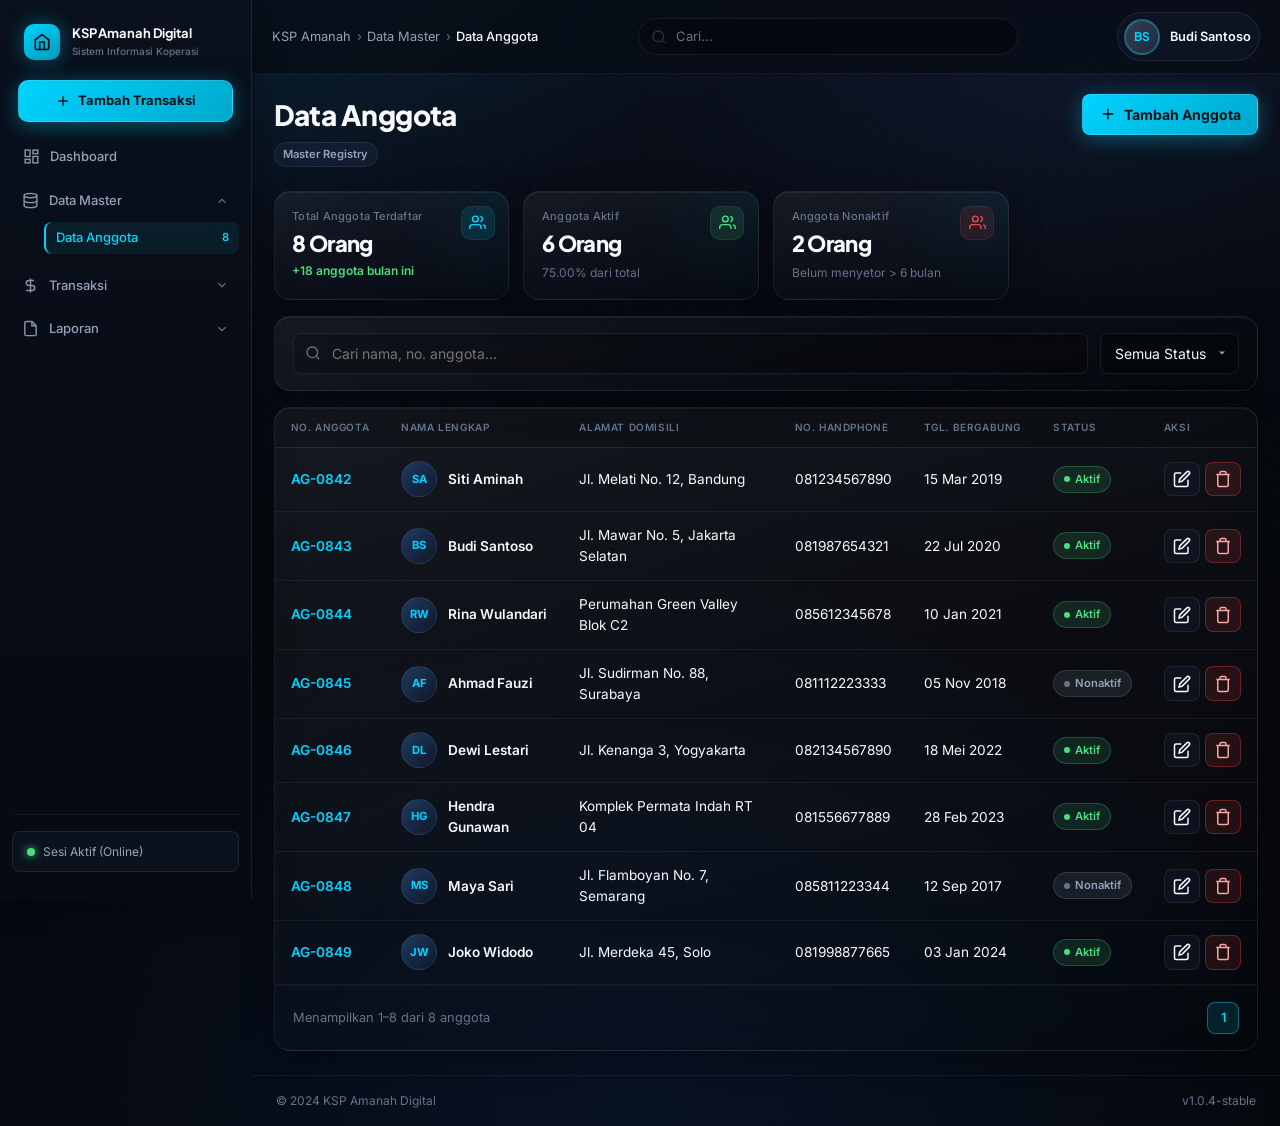
<file: anggota.html>
<!DOCTYPE html>
<html lang="id">
<head>
  <meta charset="UTF-8">
  <meta name="viewport" content="width=device-width, initial-scale=1.0">
  <title>Data Anggota — KSP Amanah Digital</title>
  <link rel="stylesheet" href="style.css">
</head>
<body data-page="anggota">
  <div class="app">
    <div class="sidebar-overlay" id="sidebarOverlay"></div>
    <aside class="sidebar" id="sidebar">
      <div class="sidebar__brand">
        <div class="sidebar__logo"><svg viewBox="0 0 24 24" fill="none" stroke="currentColor" stroke-width="2"><path d="M3 9l9-7 9 7v11a2 2 0 0 1-2 2H5a2 2 0 0 1-2-2z"/><polyline points="9 22 9 12 15 12 15 22"/></svg></div>
        <div><div class="sidebar__title">KSP Amanah Digital</div><div class="sidebar__subtitle">Sistem Informasi Koperasi</div></div>
      </div>
      <div class="sidebar__cta"><a href="simpanan.html" class="btn btn--primary btn--block"><svg viewBox="0 0 24 24" fill="none" stroke="currentColor" stroke-width="2"><path d="M12 5v14M5 12h14"/></svg>Tambah Transaksi</a></div>
      <nav class="nav">
        <a href="dashboard.html" class="nav__link" data-nav="dashboard"><svg viewBox="0 0 24 24" fill="none" stroke="currentColor" stroke-width="2"><rect x="3" y="3" width="7" height="9"/><rect x="14" y="3" width="7" height="5"/><rect x="14" y="12" width="7" height="9"/><rect x="3" y="16" width="7" height="5"/></svg>Dashboard</a>
        <div class="nav__group is-open">
          <button type="button" class="nav__group-toggle" aria-expanded="true"><svg viewBox="0 0 24 24" fill="none" stroke="currentColor" stroke-width="2"><ellipse cx="12" cy="5" rx="9" ry="3"/><path d="M21 12c0 1.66-4 3-9 3s-9-1.34-9-3"/><path d="M3 5v14c0 1.66 4 3 9 3s9-1.34 9-3V5"/></svg>Data Master<svg class="nav__chevron" viewBox="0 0 24 24" fill="none" stroke="currentColor" stroke-width="2"><polyline points="6 9 12 15 18 9"/></svg></button>
          <div class="nav__sub"><a href="anggota.html" class="nav__sublink" data-nav="anggota">Data Anggota <span class="nav__count" id="navAnggotaCount">—</span></a></div>
        </div>
        <div class="nav__group">
          <button type="button" class="nav__group-toggle" aria-expanded="false"><svg viewBox="0 0 24 24" fill="none" stroke="currentColor" stroke-width="2"><path d="M12 2v20M17 5H9.5a3.5 3.5 0 0 0 0 7h5a3.5 3.5 0 0 1 0 7H6"/></svg>Transaksi<svg class="nav__chevron" viewBox="0 0 24 24" fill="none" stroke="currentColor" stroke-width="2"><polyline points="6 9 12 15 18 9"/></svg></button>
          <div class="nav__sub"><a href="simpanan.html" class="nav__sublink" data-nav="simpanan">Simpanan</a><a href="pinjaman.html" class="nav__sublink" data-nav="pinjaman">Pinjaman</a></div>
        </div>
        <div class="nav__group">
          <button type="button" class="nav__group-toggle" aria-expanded="false"><svg viewBox="0 0 24 24" fill="none" stroke="currentColor" stroke-width="2"><path d="M14 2H6a2 2 0 0 0-2 2v16a2 2 0 0 0 2 2h12a2 2 0 0 0 2-2V8z"/><polyline points="14 2 14 8 20 8"/></svg>Laporan<svg class="nav__chevron" viewBox="0 0 24 24" fill="none" stroke="currentColor" stroke-width="2"><polyline points="6 9 12 15 18 9"/></svg></button>
          <div class="nav__sub"><a href="laporan.html" class="nav__sublink" data-nav="laporan">Rekap Bulanan</a></div>
        </div>
      </nav>
      <div class="sidebar__footer"><div class="session-card"><span class="session-card__dot"></span>Sesi Aktif (Online)</div></div>
    </aside>

    <div class="main-wrap">
      <header class="header">
        <button type="button" class="header__menu-btn no-print" id="menuToggle" aria-label="Menu"><svg viewBox="0 0 24 24" fill="none" stroke="currentColor" stroke-width="2"><line x1="3" y1="12" x2="21" y2="12"/><line x1="3" y1="6" x2="21" y2="6"/><line x1="3" y1="18" x2="21" y2="18"/></svg></button>
        <nav class="breadcrumb"><a href="dashboard.html">KSP Amanah</a><span class="breadcrumb__sep">›</span><a href="anggota.html">Data Master</a><span class="breadcrumb__sep">›</span><span class="breadcrumb__current">Data Anggota</span></nav>
        <div class="header__search no-print"><svg class="header__search-icon" viewBox="0 0 24 24" fill="none" stroke="currentColor" stroke-width="2"><circle cx="11" cy="11" r="8"/><line x1="21" y1="21" x2="16.65" y2="16.65"/></svg><input type="search" placeholder="Cari..."></div>
        <div class="header__actions no-print"><div class="user-chip"><div class="user-chip__avatar">BS</div><div class="user-chip__text"><div class="user-chip__name">Budi Santoso</div></div></div></div>
      </header>

      <main class="content">
        <div class="page-head">
          <div>
            <h1 class="page-head__title">Data Anggota</h1>
            <div class="page-head__meta"><span class="pill">Master Registry</span></div>
          </div>
          <div class="page-head__actions no-print">
            <a href="form-anggota.html" class="btn btn--primary"><svg viewBox="0 0 24 24" fill="none" stroke="currentColor" stroke-width="2"><path d="M12 5v14M5 12h14"/></svg>Tambah Anggota</a>
          </div>
        </div>

        <div class="kpi-grid" id="anggotaKpi" style="margin-bottom: 1rem;"></div>

        <div class="glass-panel filter-bar no-print">
          <div class="filter-bar__search">
            <svg viewBox="0 0 24 24" fill="none" stroke="currentColor" stroke-width="2"><circle cx="11" cy="11" r="8"/><line x1="21" y1="21" x2="16.65" y2="16.65"/></svg>
            <input type="search" id="anggotaSearch" placeholder="Cari nama, no. anggota...">
          </div>
          <div class="select-wrap">
            <select id="anggotaFilterStatus" aria-label="Filter status">
              <option value="">Semua Status</option>
              <option value="Aktif">Aktif</option>
              <option value="Nonaktif">Nonaktif</option>
            </select>
          </div>
        </div>

        <section class="glass-panel table-panel">
          <div class="table-scroll">
            <table class="data-table">
              <thead>
                <tr>
                  <th>No. Anggota</th>
                  <th>Nama Lengkap</th>
                  <th>Alamat Domisili</th>
                  <th>No. Handphone</th>
                  <th>Tgl. Bergabung</th>
                  <th>Status</th>
                  <th class="no-print">Aksi</th>
                </tr>
              </thead>
              <tbody id="anggotaTableBody"></tbody>
            </table>
          </div>
          <div class="pagination-bar no-print">
            <span id="anggotaPaginationInfo">—</span>
            <div class="pagination" id="anggotaPagination"></div>
          </div>
        </section>
      </main>
      <footer class="page-footer"><span>© 2024 KSP Amanah Digital</span><span>v1.0.4-stable</span></footer>
    </div>
  </div>

  <div class="modal-backdrop" id="confirmModal" role="dialog" aria-modal="true" aria-hidden="true">
    <div class="glass-panel modal">
      <h2 class="modal__title" id="confirmModalTitle">Konfirmasi Hapus</h2>
      <p class="modal__text" id="confirmModalText">Data anggota akan dihapus permanen dari sesi ini.</p>
      <div class="modal__actions">
        <button type="button" class="btn btn--ghost btn--sm" id="confirmModalCancel">Batal</button>
        <button type="button" class="btn btn--danger btn--sm" id="confirmModalOk">Ya, Hapus</button>
      </div>
    </div>
  </div>
  <div class="toast-container" id="toastContainer"></div>
  <script src="script.js"></script>
</body>
</html>
</file>
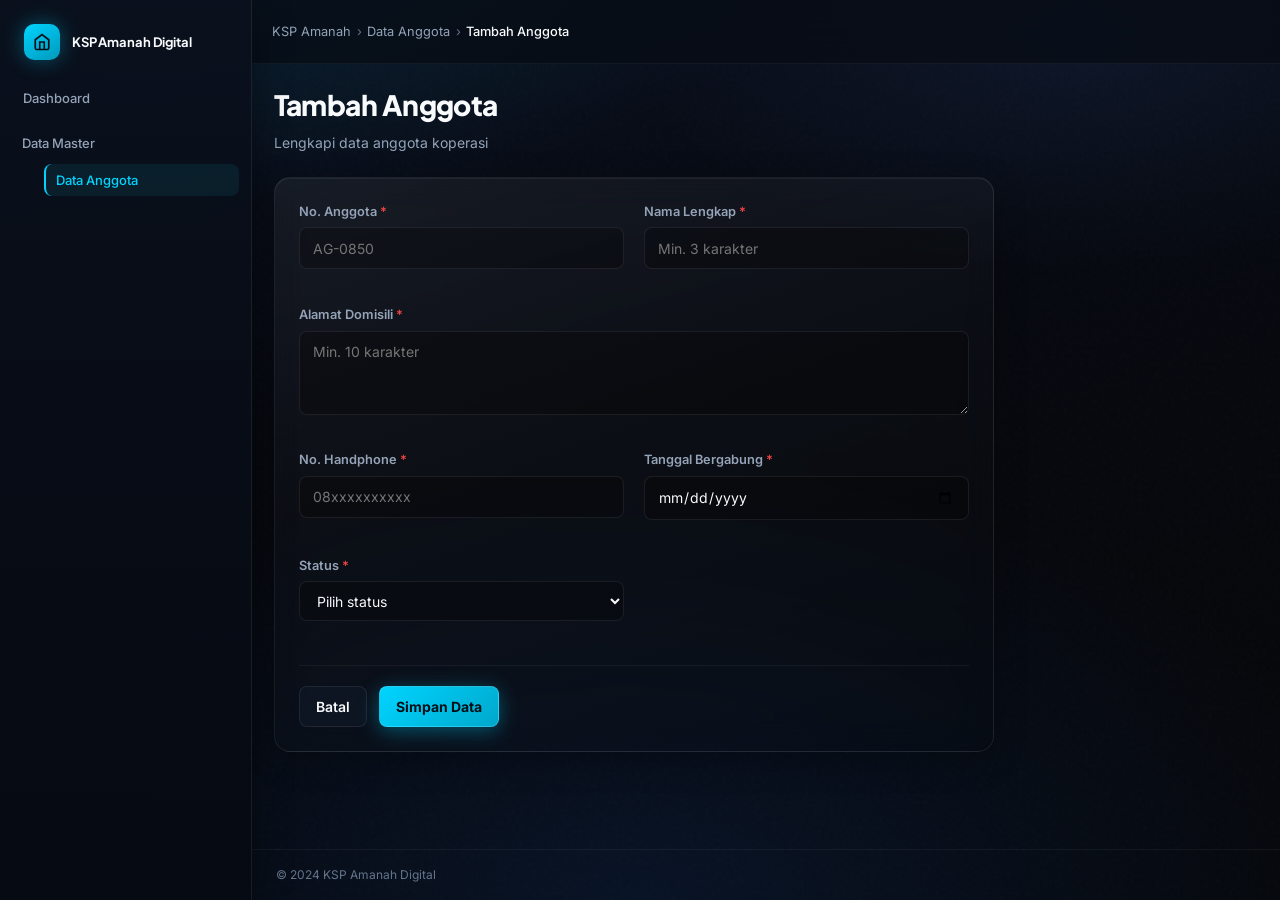
<file: form-anggota.html>
<!DOCTYPE html>
<html lang="id">
<head>
  <meta charset="UTF-8">
  <meta name="viewport" content="width=device-width, initial-scale=1.0">
  <title>Form Anggota — KSP Amanah Digital</title>
  <link rel="stylesheet" href="style.css">
</head>
<body data-page="anggota">
  <div class="app">
    <div class="sidebar-overlay" id="sidebarOverlay"></div>
    <aside class="sidebar" id="sidebar">
      <div class="sidebar__brand">
        <div class="sidebar__logo"><svg viewBox="0 0 24 24" fill="none" stroke="currentColor" stroke-width="2"><path d="M3 9l9-7 9 7v11a2 2 0 0 1-2 2H5a2 2 0 0 1-2-2z"/><polyline points="9 22 9 12 15 12 15 22"/></svg></div>
        <div><div class="sidebar__title">KSP Amanah Digital</div></div>
      </div>
      <nav class="nav">
        <a href="dashboard.html" class="nav__link" data-nav="dashboard">Dashboard</a>
        <div class="nav__group is-open">
          <button type="button" class="nav__group-toggle" aria-expanded="true">Data Master</button>
          <div class="nav__sub"><a href="anggota.html" class="nav__sublink is-active" data-nav="anggota">Data Anggota</a></div>
        </div>
      </nav>
    </aside>
    <div class="main-wrap">
      <header class="header">
        <button type="button" class="header__menu-btn" id="menuToggle" aria-label="Menu"><svg viewBox="0 0 24 24" fill="none" stroke="currentColor" stroke-width="2"><line x1="3" y1="12" x2="21" y2="12"/><line x1="3" y1="6" x2="21" y2="6"/><line x1="3" y1="18" x2="21" y2="18"/></svg></button>
        <nav class="breadcrumb"><a href="dashboard.html">KSP Amanah</a><span class="breadcrumb__sep">›</span><a href="anggota.html">Data Anggota</a><span class="breadcrumb__sep">›</span><span class="breadcrumb__current" id="formBreadcrumb">Tambah Anggota</span></nav>
      </header>
      <main class="content">
        <div class="page-head">
          <div>
            <h1 class="page-head__title" id="formPageTitle">Tambah Anggota</h1>
            <div class="page-head__meta">Lengkapi data anggota koperasi</div>
          </div>
        </div>
        <section class="glass-panel form-panel">
          <form id="formAnggota" novalidate>
            <input type="hidden" id="anggotaId" name="id">
            <div class="form-grid">
              <div class="form-group">
                <label class="form-label" for="no_anggota">No. Anggota <span>*</span></label>
                <input class="form-input" type="text" id="no_anggota" name="no_anggota" placeholder="AG-0850" required>
                <span class="form-error" data-error="no_anggota"></span>
              </div>
              <div class="form-group">
                <label class="form-label" for="nama">Nama Lengkap <span>*</span></label>
                <input class="form-input" type="text" id="nama" name="nama" placeholder="Min. 3 karakter" required>
                <span class="form-error" data-error="nama"></span>
              </div>
              <div class="form-group form-group--full">
                <label class="form-label" for="alamat">Alamat Domisili <span>*</span></label>
                <textarea class="form-textarea" id="alamat" name="alamat" rows="3" placeholder="Min. 10 karakter" required></textarea>
                <span class="form-error" data-error="alamat"></span>
              </div>
              <div class="form-group">
                <label class="form-label" for="no_hp">No. Handphone <span>*</span></label>
                <input class="form-input" type="tel" id="no_hp" name="no_hp" placeholder="08xxxxxxxxxx" required>
                <span class="form-error" data-error="no_hp"></span>
              </div>
              <div class="form-group">
                <label class="form-label" for="tgl_gabung">Tanggal Bergabung <span>*</span></label>
                <input class="form-input" type="date" id="tgl_gabung" name="tgl_gabung" required>
                <span class="form-error" data-error="tgl_gabung"></span>
              </div>
              <div class="form-group">
                <label class="form-label" for="status">Status <span>*</span></label>
                <select class="form-select" id="status" name="status" required>
                  <option value="">Pilih status</option>
                  <option value="Aktif">Aktif</option>
                  <option value="Nonaktif">Nonaktif</option>
                </select>
                <span class="form-error" data-error="status"></span>
              </div>
            </div>
            <div class="form-actions">
              <a href="anggota.html" class="btn btn--ghost">Batal</a>
              <button type="submit" class="btn btn--primary">Simpan Data</button>
            </div>
          </form>
        </section>
      </main>
      <footer class="page-footer"><span>© 2024 KSP Amanah Digital</span></footer>
    </div>
  </div>
  <div class="toast-container" id="toastContainer"></div>
  <script src="script.js"></script>
</body>
</html>
</file>
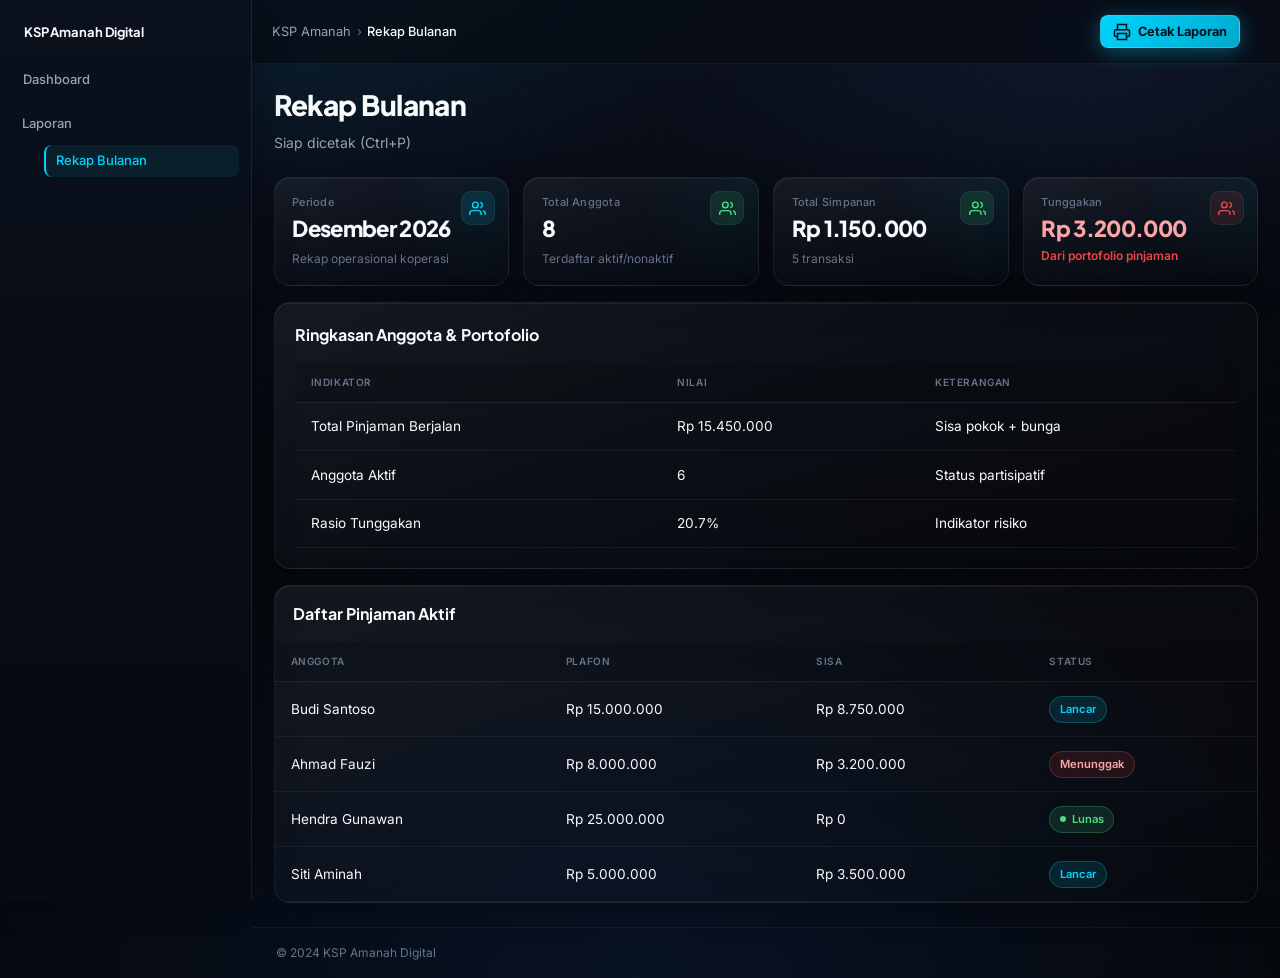
<file: laporan.html>
<!DOCTYPE html>
<html lang="id">
<head>
  <meta charset="UTF-8">
  <meta name="viewport" content="width=device-width, initial-scale=1.0">
  <title>Rekap Bulanan — KSP Amanah Digital</title>
  <link rel="stylesheet" href="style.css">
</head>
<body data-page="laporan">
  <div class="app">
    <div class="sidebar-overlay" id="sidebarOverlay"></div>
    <aside class="sidebar" id="sidebar">
      <div class="sidebar__brand"><div class="sidebar__title">KSP Amanah Digital</div></div>
      <nav class="nav">
        <a href="dashboard.html" class="nav__link" data-nav="dashboard">Dashboard</a>
        <div class="nav__group is-open">
          <button type="button" class="nav__group-toggle" aria-expanded="true">Laporan</button>
          <div class="nav__sub"><a href="laporan.html" class="nav__sublink" data-nav="laporan">Rekap Bulanan</a></div>
        </div>
      </nav>
    </aside>
    <div class="main-wrap">
      <header class="header">
        <button type="button" class="header__menu-btn no-print" id="menuToggle"><svg viewBox="0 0 24 24" fill="none" stroke="currentColor" stroke-width="2"><line x1="3" y1="12" x2="21" y2="12"/><line x1="3" y1="6" x2="21" y2="6"/><line x1="3" y1="18" x2="21" y2="18"/></svg></button>
        <nav class="breadcrumb"><a href="dashboard.html">KSP Amanah</a><span class="breadcrumb__sep">›</span><span class="breadcrumb__current">Rekap Bulanan</span></nav>
        <div class="header__actions no-print">
          <button type="button" class="btn btn--primary btn--sm" id="btnPrintLaporan">
            <svg viewBox="0 0 24 24" fill="none" stroke="currentColor" stroke-width="2"><polyline points="6 9 6 2 18 2 18 9"/><path d="M6 18H4a2 2 0 0 1-2-2v-5a2 2 0 0 1 2-2h16a2 2 0 0 1 2 2v5a2 2 0 0 1-2 2h-2"/><rect x="6" y="14" width="12" height="8"/></svg>
            Cetak Laporan
          </button>
        </div>
      </header>
      <main class="content" id="laporanContent">
        <div class="print-only" style="margin-bottom: 1rem;">
          <h1 style="font-family: var(--font-heading);">KSP Amanah Digital</h1>
          <p>Laporan Rekap Bulanan — <span id="laporanPeriodePrint"></span></p>
        </div>
        <div class="page-head no-print">
          <div><h1 class="page-head__title">Rekap Bulanan</h1><div class="page-head__meta">Siap dicetak (Ctrl+P)</div></div>
        </div>
        <div class="kpi-grid" id="laporanKpi"></div>
        <section class="glass-panel" style="padding: 1.25rem; margin-top: 1rem;">
          <h2 class="chart-panel__title" style="margin-bottom: 1rem;">Ringkasan Anggota &amp; Portofolio</h2>
          <table class="data-table" id="laporanSummaryTable">
            <thead><tr><th>Indikator</th><th>Nilai</th><th>Keterangan</th></tr></thead>
            <tbody></tbody>
          </table>
        </section>
        <section class="glass-panel table-panel" style="margin-top: 1rem;">
          <div class="chart-panel__head" style="padding: 1rem 1.15rem 0;"><h2 class="chart-panel__title">Daftar Pinjaman Aktif</h2></div>
          <div class="table-scroll">
            <table class="data-table">
              <thead><tr><th>Anggota</th><th>Plafon</th><th>Sisa</th><th>Status</th></tr></thead>
              <tbody id="laporanPinjamanBody"></tbody>
            </table>
          </div>
        </section>
      </main>
      <footer class="page-footer"><span>© 2024 KSP Amanah Digital</span></footer>
    </div>
  </div>
  <script src="script.js"></script>
</body>
</html>
</file>
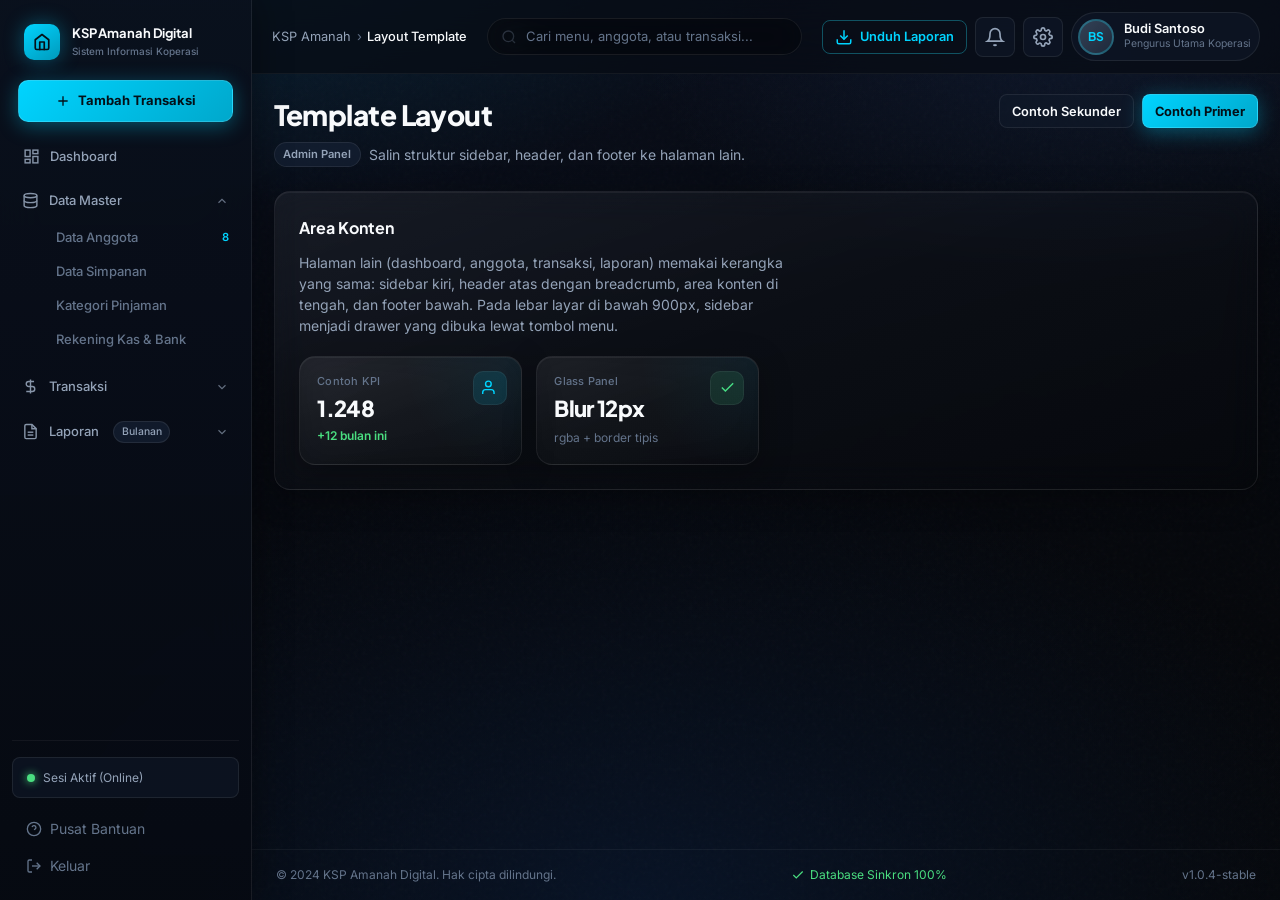
<file: layout.html>
<!DOCTYPE html>
<html lang="id">
<head>
  <meta charset="UTF-8">
  <meta name="viewport" content="width=device-width, initial-scale=1.0">
  <title>KSP Amanah Digital — Layout</title>
  <link rel="stylesheet" href="style.css">
</head>
<body>
  <div class="app">
    <div class="sidebar-overlay" id="sidebarOverlay" aria-hidden="true"></div>

    <aside class="sidebar" id="sidebar" aria-label="Navigasi utama">
      <div class="sidebar__brand">
        <div class="sidebar__logo" aria-hidden="true">
          <svg viewBox="0 0 24 24" fill="none" stroke="currentColor" stroke-width="2" stroke-linecap="round" stroke-linejoin="round">
            <path d="M3 9l9-7 9 7v11a2 2 0 0 1-2 2H5a2 2 0 0 1-2-2z"/>
            <polyline points="9 22 9 12 15 12 15 22"/>
          </svg>
        </div>
        <div>
          <div class="sidebar__title">KSP Amanah Digital</div>
          <div class="sidebar__subtitle">Sistem Informasi Koperasi</div>
        </div>
      </div>

      <div class="sidebar__cta">
        <a href="simpanan.html" class="btn btn--primary btn--block">
          <svg viewBox="0 0 24 24" fill="none" stroke="currentColor" stroke-width="2"><path d="M12 5v14M5 12h14"/></svg>
          Tambah Transaksi
        </a>
      </div>

      <nav class="nav" aria-label="Menu">
        <a href="dashboard.html" class="nav__link" data-nav="dashboard">
          <svg viewBox="0 0 24 24" fill="none" stroke="currentColor" stroke-width="2"><rect x="3" y="3" width="7" height="9"/><rect x="14" y="3" width="7" height="5"/><rect x="14" y="12" width="7" height="9"/><rect x="3" y="16" width="7" height="5"/></svg>
          Dashboard
        </a>

        <div class="nav__group is-open" data-nav-group="data-master">
          <button type="button" class="nav__group-toggle" aria-expanded="true">
            <svg viewBox="0 0 24 24" fill="none" stroke="currentColor" stroke-width="2"><ellipse cx="12" cy="5" rx="9" ry="3"/><path d="M21 12c0 1.66-4 3-9 3s-9-1.34-9-3"/><path d="M3 5v14c0 1.66 4 3 9 3s9-1.34 9-3V5"/></svg>
            Data Master
            <svg class="nav__chevron" viewBox="0 0 24 24" fill="none" stroke="currentColor" stroke-width="2"><polyline points="6 9 12 15 18 9"/></svg>
          </button>
          <div class="nav__sub">
            <a href="anggota.html" class="nav__sublink" data-nav="anggota">
              Data Anggota
              <span class="nav__count" id="navAnggotaCount">—</span>
            </a>
            <a href="#" class="nav__sublink">Data Simpanan</a>
            <a href="#" class="nav__sublink">Kategori Pinjaman</a>
            <a href="#" class="nav__sublink">Rekening Kas &amp; Bank</a>
          </div>
        </div>

        <div class="nav__group" data-nav-group="transaksi">
          <button type="button" class="nav__group-toggle" aria-expanded="false">
            <svg viewBox="0 0 24 24" fill="none" stroke="currentColor" stroke-width="2"><path d="M12 2v20M17 5H9.5a3.5 3.5 0 0 0 0 7h5a3.5 3.5 0 0 1 0 7H6"/></svg>
            Transaksi
            <svg class="nav__chevron" viewBox="0 0 24 24" fill="none" stroke="currentColor" stroke-width="2"><polyline points="6 9 12 15 18 9"/></svg>
          </button>
          <div class="nav__sub">
            <a href="simpanan.html" class="nav__sublink" data-nav="simpanan">Simpanan</a>
            <a href="pinjaman.html" class="nav__sublink" data-nav="pinjaman">Pinjaman</a>
          </div>
        </div>

        <div class="nav__group" data-nav-group="laporan">
          <button type="button" class="nav__group-toggle" aria-expanded="false">
            <svg viewBox="0 0 24 24" fill="none" stroke="currentColor" stroke-width="2"><path d="M14 2H6a2 2 0 0 0-2 2v16a2 2 0 0 0 2 2h12a2 2 0 0 0 2-2V8z"/><polyline points="14 2 14 8 20 8"/><line x1="16" y1="13" x2="8" y2="13"/><line x1="16" y1="17" x2="8" y2="17"/></svg>
            Laporan
            <span class="nav__badge">Bulanan</span>
            <svg class="nav__chevron" viewBox="0 0 24 24" fill="none" stroke="currentColor" stroke-width="2"><polyline points="6 9 12 15 18 9"/></svg>
          </button>
          <div class="nav__sub">
            <a href="laporan.html" class="nav__sublink" data-nav="laporan">Rekap Bulanan</a>
          </div>
        </div>
      </nav>

      <div class="sidebar__footer">
        <div class="session-card">
          <span class="session-card__dot" aria-hidden="true"></span>
          Sesi Aktif (Online)
        </div>
        <a href="#" class="sidebar__footer-link">
          <svg width="16" height="16" viewBox="0 0 24 24" fill="none" stroke="currentColor" stroke-width="2"><circle cx="12" cy="12" r="10"/><path d="M9.09 9a3 3 0 0 1 5.83 1c0 2-3 3-3 3"/><line x1="12" y1="17" x2="12.01" y2="17"/></svg>
          Pusat Bantuan
        </a>
        <a href="#" class="sidebar__footer-link sidebar__footer-link--danger">
          <svg width="16" height="16" viewBox="0 0 24 24" fill="none" stroke="currentColor" stroke-width="2"><path d="M9 21H5a2 2 0 0 1-2-2V5a2 2 0 0 1 2-2h4"/><polyline points="16 17 21 12 16 7"/><line x1="21" y1="12" x2="9" y2="12"/></svg>
          Keluar
        </a>
      </div>
    </aside>

    <div class="main-wrap">
      <header class="header">
        <button type="button" class="header__menu-btn no-print" id="menuToggle" aria-label="Buka menu">
          <svg viewBox="0 0 24 24" fill="none" stroke="currentColor" stroke-width="2"><line x1="3" y1="12" x2="21" y2="12"/><line x1="3" y1="6" x2="21" y2="6"/><line x1="3" y1="18" x2="21" y2="18"/></svg>
        </button>

        <nav class="breadcrumb" aria-label="Breadcrumb">
          <a href="dashboard.html">KSP Amanah</a>
          <span class="breadcrumb__sep">›</span>
          <span class="breadcrumb__current" id="breadcrumbCurrent">Layout Template</span>
        </nav>

        <div class="header__search no-print">
          <svg class="header__search-icon" viewBox="0 0 24 24" fill="none" stroke="currentColor" stroke-width="2"><circle cx="11" cy="11" r="8"/><line x1="21" y1="21" x2="16.65" y2="16.65"/></svg>
          <input type="search" placeholder="Cari menu, anggota, atau transaksi..." aria-label="Pencarian global">
        </div>

        <div class="header__actions no-print">
          <button type="button" class="btn btn--outline btn--sm" id="btnUnduhLaporan">
            <svg viewBox="0 0 24 24" fill="none" stroke="currentColor" stroke-width="2"><path d="M21 15v4a2 2 0 0 1-2 2H5a2 2 0 0 1-2-2v-4"/><polyline points="7 10 12 15 17 10"/><line x1="12" y1="15" x2="12" y2="3"/></svg>
            Unduh Laporan
          </button>
          <button type="button" class="header__icon-btn" aria-label="Notifikasi">
            <svg viewBox="0 0 24 24" fill="none" stroke="currentColor" stroke-width="2"><path d="M18 8A6 6 0 0 0 6 8c0 7-3 9-3 9h18s-3-2-3-9"/><path d="M13.73 21a2 2 0 0 1-3.46 0"/></svg>
          </button>
          <button type="button" class="header__icon-btn" aria-label="Pengaturan">
            <svg viewBox="0 0 24 24" fill="none" stroke="currentColor" stroke-width="2"><circle cx="12" cy="12" r="3"/><path d="M19.4 15a1.65 1.65 0 0 0 .33 1.82l.06.06a2 2 0 0 1-2.83 2.83l-.06-.06a1.65 1.65 0 0 0-1.82-.33 1.65 1.65 0 0 0-1 1.51V21a2 2 0 0 1-4 0v-.09A1.65 1.65 0 0 0 9 19.4a1.65 1.65 0 0 0-1.82.33l-.06.06a2 2 0 0 1-2.83-2.83l.06-.06A1.65 1.65 0 0 0 4.68 15a1.65 1.65 0 0 0-1.51-1H3a2 2 0 0 1 0-4h.09A1.65 1.65 0 0 0 4.6 9a1.65 1.65 0 0 0-.33-1.82l-.06-.06a2 2 0 0 1 2.83-2.83l.06.06A1.65 1.65 0 0 0 9 4.68a1.65 1.65 0 0 0 1-1.51V3a2 2 0 0 1 4 0v.09a1.65 1.65 0 0 0 1 1.51 1.65 1.65 0 0 0 1.82-.33l.06-.06a2 2 0 0 1 2.83 2.83l-.06.06A1.65 1.65 0 0 0 19.4 9a1.65 1.65 0 0 0 1.51 1H21a2 2 0 0 1 0 4h-.09a1.65 1.65 0 0 0-1.51 1z"/></svg>
          </button>
          <div class="user-chip">
            <div class="user-chip__avatar" aria-hidden="true">BS</div>
            <div class="user-chip__text">
              <div class="user-chip__name">Budi Santoso</div>
              <div class="user-chip__role">Pengurus Utama Koperasi</div>
            </div>
          </div>
        </div>
      </header>

      <main class="content" id="mainContent">
        <div class="page-head">
          <div>
            <h1 class="page-head__title">Template Layout</h1>
            <div class="page-head__meta">
              <span class="pill">Admin Panel</span>
              <span>Salin struktur sidebar, header, dan footer ke halaman lain.</span>
            </div>
          </div>
          <div class="page-head__actions no-print">
            <button type="button" class="btn btn--ghost btn--sm">Contoh Sekunder</button>
            <button type="button" class="btn btn--primary btn--sm">Contoh Primer</button>
          </div>
        </div>

        <section class="glass-panel" style="padding: 1.5rem;">
          <h2 style="font-family: var(--font-heading); font-size: 1rem; margin-bottom: 0.75rem;">Area Konten</h2>
          <p style="color: var(--text-secondary); max-width: 56ch;">
            Halaman lain (dashboard, anggota, transaksi, laporan) memakai kerangka yang sama:
            sidebar kiri, header atas dengan breadcrumb, area konten di tengah, dan footer bawah.
            Pada lebar layar di bawah 900px, sidebar menjadi drawer yang dibuka lewat tombol menu.
          </p>

          <div class="kpi-grid" style="margin-top: 1.25rem; margin-bottom: 0;">
            <article class="glass-panel kpi-card">
              <div class="kpi-card__label">Contoh KPI</div>
              <div class="kpi-card__value">1.248</div>
              <div class="kpi-card__trend kpi-card__trend--up">+12 bulan ini</div>
              <div class="kpi-card__icon kpi-card__icon--cyan" aria-hidden="true">
                <svg viewBox="0 0 24 24" fill="none" stroke="currentColor" stroke-width="2"><path d="M17 21v-2a4 4 0 0 0-4-4H5a4 4 0 0 0-4 4v2"/><circle cx="9" cy="7" r="4"/></svg>
              </div>
            </article>
            <article class="glass-panel kpi-card">
              <div class="kpi-card__label">Glass Panel</div>
              <div class="kpi-card__value">Blur 12px</div>
              <div class="kpi-card__sub">rgba + border tipis</div>
              <div class="kpi-card__icon kpi-card__icon--green" aria-hidden="true">
                <svg viewBox="0 0 24 24" fill="none" stroke="currentColor" stroke-width="2"><polyline points="20 6 9 17 4 12"/></svg>
              </div>
            </article>
          </div>
        </section>
      </main>

      <footer class="page-footer">
        <span>© 2024 KSP Amanah Digital. Hak cipta dilindungi.</span>
        <span class="page-footer__sync">
          <svg width="14" height="14" viewBox="0 0 24 24" fill="none" stroke="currentColor" stroke-width="2"><polyline points="20 6 9 17 4 12"/></svg>
          Database Sinkron 100%
        </span>
        <span>v1.0.4-stable</span>
      </footer>
    </div>
  </div>

  <div class="modal-backdrop" id="confirmModal" role="dialog" aria-modal="true" aria-labelledby="confirmModalTitle" aria-hidden="true">
    <div class="glass-panel modal">
      <h2 class="modal__title" id="confirmModalTitle">Konfirmasi</h2>
      <p class="modal__text" id="confirmModalText">Apakah Anda yakin?</p>
      <div class="modal__actions">
        <button type="button" class="btn btn--ghost btn--sm" id="confirmModalCancel">Batal</button>
        <button type="button" class="btn btn--danger btn--sm" id="confirmModalOk">Ya, Hapus</button>
      </div>
    </div>
  </div>

  <div class="toast-container" id="toastContainer" aria-live="polite"></div>

  <script src="script.js"></script>
</body>
</html>
</file>
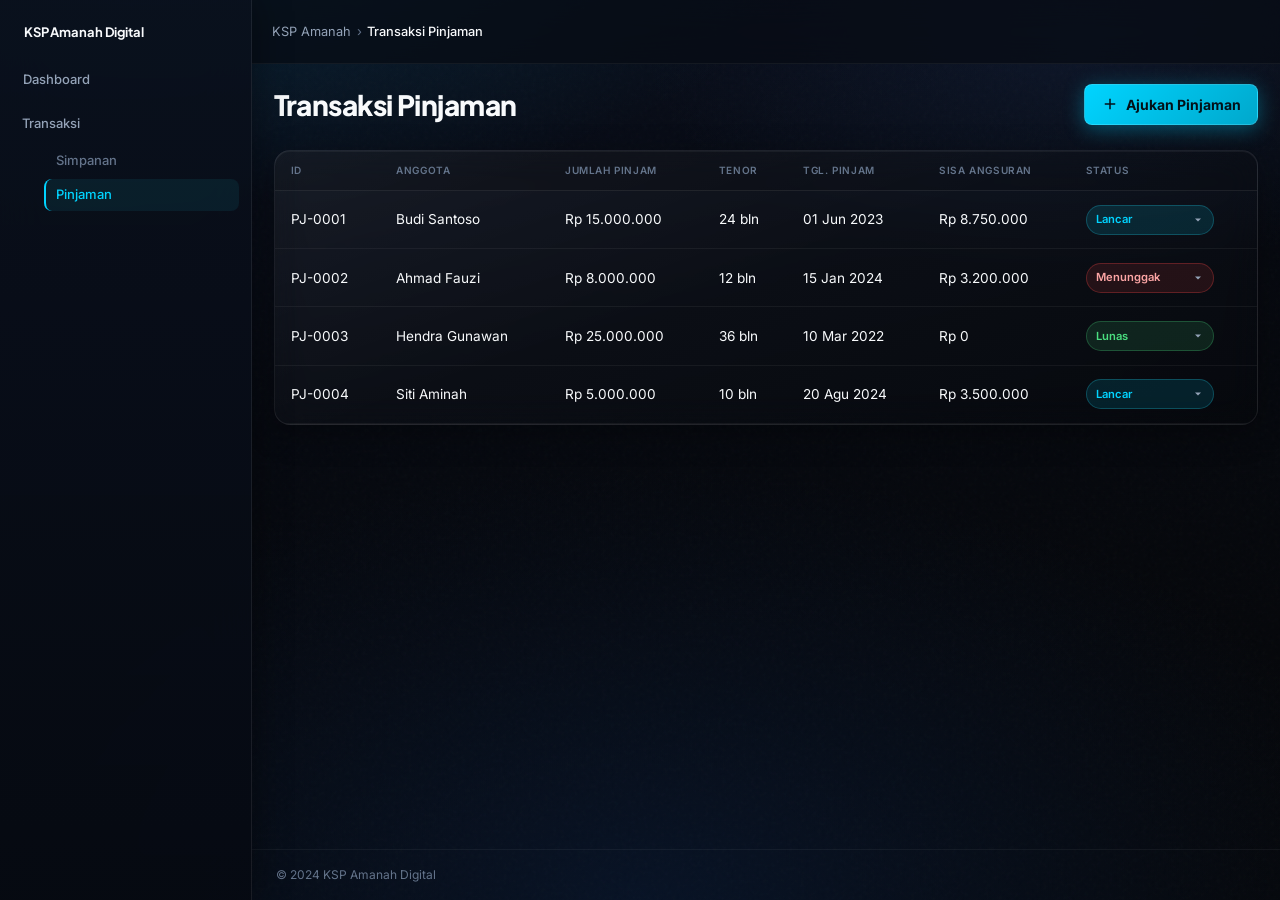
<file: pinjaman.html>
<!DOCTYPE html>
<html lang="id">
<head>
  <meta charset="UTF-8">
  <meta name="viewport" content="width=device-width, initial-scale=1.0">
  <title>Pinjaman — KSP Amanah Digital</title>
  <link rel="stylesheet" href="style.css">
</head>
<body data-page="pinjaman">
  <div class="app">
    <div class="sidebar-overlay" id="sidebarOverlay"></div>
    <aside class="sidebar" id="sidebar">
      <div class="sidebar__brand"><div class="sidebar__title">KSP Amanah Digital</div></div>
      <nav class="nav">
        <a href="dashboard.html" class="nav__link" data-nav="dashboard">Dashboard</a>
        <div class="nav__group is-open">
          <button type="button" class="nav__group-toggle" aria-expanded="true">Transaksi</button>
          <div class="nav__sub"><a href="simpanan.html" class="nav__sublink" data-nav="simpanan">Simpanan</a><a href="pinjaman.html" class="nav__sublink" data-nav="pinjaman">Pinjaman</a></div>
        </div>
      </nav>
    </aside>
    <div class="main-wrap">
      <header class="header">
        <button type="button" class="header__menu-btn" id="menuToggle"><svg viewBox="0 0 24 24" fill="none" stroke="currentColor" stroke-width="2"><line x1="3" y1="12" x2="21" y2="12"/><line x1="3" y1="6" x2="21" y2="6"/><line x1="3" y1="18" x2="21" y2="18"/></svg></button>
        <nav class="breadcrumb"><a href="dashboard.html">KSP Amanah</a><span class="breadcrumb__sep">›</span><span class="breadcrumb__current">Transaksi Pinjaman</span></nav>
      </header>
      <main class="content">
        <div class="page-head">
          <div><h1 class="page-head__title">Transaksi Pinjaman</h1></div>
          <div class="page-head__actions no-print">
            <button type="button" class="btn btn--primary" id="btnAjukanPinjaman">
              <svg viewBox="0 0 24 24" fill="none" stroke="currentColor" stroke-width="2"><path d="M12 5v14M5 12h14"/></svg>
              Ajukan Pinjaman
            </button>
          </div>
        </div>
        <section class="glass-panel table-panel">
          <div class="table-scroll">
            <table class="data-table">
              <thead>
                <tr>
                  <th>ID</th>
                  <th>Anggota</th>
                  <th>Jumlah Pinjam</th>
                  <th>Tenor</th>
                  <th>Tgl. Pinjam</th>
                  <th>Sisa Angsuran</th>
                  <th>Status</th>
                </tr>
              </thead>
              <tbody id="pinjamanTableBody"></tbody>
            </table>
          </div>
        </section>
      </main>
      <footer class="page-footer"><span>© 2024 KSP Amanah Digital</span></footer>
    </div>
  </div>

  <div class="modal-backdrop" id="formModalPinjaman" role="dialog" aria-modal="true" aria-labelledby="formModalPinjamanTitle" aria-hidden="true">
    <div class="glass-panel modal modal--form">
      <h2 class="modal__title" id="formModalPinjamanTitle">Ajukan Pinjaman</h2>
      <p class="modal__text">Catat pengajuan pinjaman anggota. Status awal: Lancar.</p>
      <form id="formPinjaman" novalidate>
        <div class="form-group">
          <label class="form-label" for="pinjaman_id_anggota">Anggota <span>*</span></label>
          <select class="form-select" id="pinjaman_id_anggota" name="pinjaman_id_anggota" required>
            <option value="">Pilih anggota aktif</option>
          </select>
          <span class="form-error" data-error="pinjaman_id_anggota"></span>
        </div>
        <div class="form-group">
          <label class="form-label" for="pinjaman_jumlah">Jumlah Pinjaman <span>*</span></label>
          <input class="form-input" type="text" inputmode="numeric" id="pinjaman_jumlah" name="pinjaman_jumlah" placeholder="Contoh: 5.000.000" required>
          <span class="form-error" data-error="pinjaman_jumlah"></span>
        </div>
        <div class="form-group">
          <label class="form-label" for="pinjaman_tenor">Tenor (bulan) <span>*</span></label>
          <input class="form-input" type="number" id="pinjaman_tenor" name="pinjaman_tenor" min="1" placeholder="Contoh: 12" required>
          <span class="form-error" data-error="pinjaman_tenor"></span>
        </div>
        <div class="form-group">
          <label class="form-label" for="pinjaman_tgl">Tanggal Pinjam <span>*</span></label>
          <input class="form-input" type="date" id="pinjaman_tgl" name="pinjaman_tgl" required>
          <span class="form-error" data-error="pinjaman_tgl"></span>
        </div>
        <div class="form-group">
          <label class="form-label" for="pinjaman_sisa">Sisa Angsuran</label>
          <input class="form-input" type="text" id="pinjaman_sisa" name="pinjaman_sisa" readonly>
        </div>
        <div class="form-group">
          <label class="form-label">Status</label>
          <input class="form-input" type="text" value="Lancar" readonly>
        </div>
        <div class="modal__actions" style="margin-top: 0.5rem;">
          <button type="button" class="btn btn--ghost btn--sm" id="formModalPinjamanCancel">Batal</button>
          <button type="submit" class="btn btn--primary btn--sm">Simpan</button>
        </div>
      </form>
    </div>
  </div>
  <div class="toast-container" id="toastContainer"></div>
  <script src="script.js"></script>
</body>
</html>
</file>
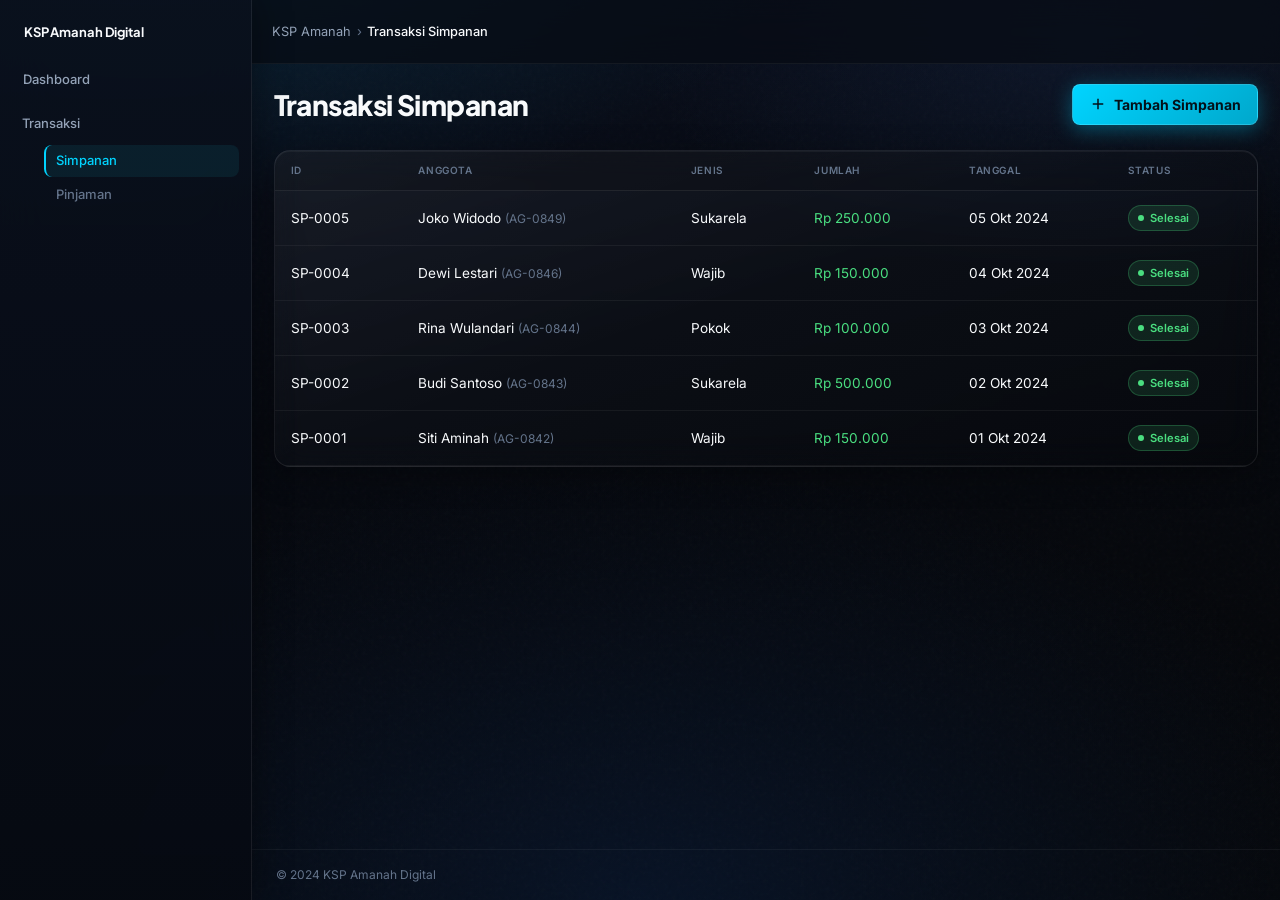
<file: simpanan.html>
<!DOCTYPE html>
<html lang="id">
<head>
  <meta charset="UTF-8">
  <meta name="viewport" content="width=device-width, initial-scale=1.0">
  <title>Simpanan — KSP Amanah Digital</title>
  <link rel="stylesheet" href="style.css">
</head>
<body data-page="simpanan">
  <div class="app">
    <div class="sidebar-overlay" id="sidebarOverlay"></div>
    <aside class="sidebar" id="sidebar">
      <div class="sidebar__brand"><div class="sidebar__title">KSP Amanah Digital</div></div>
      <nav class="nav">
        <a href="dashboard.html" class="nav__link" data-nav="dashboard">Dashboard</a>
        <div class="nav__group is-open">
          <button type="button" class="nav__group-toggle" aria-expanded="true">Transaksi</button>
          <div class="nav__sub"><a href="simpanan.html" class="nav__sublink" data-nav="simpanan">Simpanan</a><a href="pinjaman.html" class="nav__sublink" data-nav="pinjaman">Pinjaman</a></div>
        </div>
      </nav>
    </aside>
    <div class="main-wrap">
      <header class="header">
        <button type="button" class="header__menu-btn" id="menuToggle"><svg viewBox="0 0 24 24" fill="none" stroke="currentColor" stroke-width="2"><line x1="3" y1="12" x2="21" y2="12"/><line x1="3" y1="6" x2="21" y2="6"/><line x1="3" y1="18" x2="21" y2="18"/></svg></button>
        <nav class="breadcrumb"><a href="dashboard.html">KSP Amanah</a><span class="breadcrumb__sep">›</span><span class="breadcrumb__current">Transaksi Simpanan</span></nav>
      </header>
      <main class="content">
        <div class="page-head">
          <div><h1 class="page-head__title">Transaksi Simpanan</h1></div>
          <div class="page-head__actions no-print">
            <button type="button" class="btn btn--primary" id="btnTambahSimpanan">
              <svg viewBox="0 0 24 24" fill="none" stroke="currentColor" stroke-width="2"><path d="M12 5v14M5 12h14"/></svg>
              Tambah Simpanan
            </button>
          </div>
        </div>
        <section class="glass-panel table-panel">
          <div class="table-scroll">
            <table class="data-table">
              <thead>
                <tr>
                  <th>ID</th>
                  <th>Anggota</th>
                  <th>Jenis</th>
                  <th>Jumlah</th>
                  <th>Tanggal</th>
                  <th>Status</th>
                </tr>
              </thead>
              <tbody id="simpananTableBody"></tbody>
            </table>
          </div>
        </section>
      </main>
      <footer class="page-footer"><span>© 2024 KSP Amanah Digital</span></footer>
    </div>
  </div>

  <div class="modal-backdrop" id="formModalSimpanan" role="dialog" aria-modal="true" aria-labelledby="formModalSimpananTitle" aria-hidden="true">
    <div class="glass-panel modal modal--form">
      <h2 class="modal__title" id="formModalSimpananTitle">Tambah Simpanan</h2>
      <p class="modal__text">Catat setoran anggota ke kas koperasi.</p>
      <form id="formSimpanan" novalidate>
        <div class="form-group">
          <label class="form-label" for="simpanan_id_anggota">Anggota <span>*</span></label>
          <select class="form-select" id="simpanan_id_anggota" name="simpanan_id_anggota" required>
            <option value="">Pilih anggota aktif</option>
          </select>
          <span class="form-error" data-error="simpanan_id_anggota"></span>
        </div>
        <div class="form-group">
          <label class="form-label" for="simpanan_jenis">Jenis <span>*</span></label>
          <select class="form-select" id="simpanan_jenis" name="simpanan_jenis" required>
            <option value="">Pilih jenis</option>
            <option value="Pokok">Pokok</option>
            <option value="Wajib">Wajib</option>
            <option value="Sukarela">Sukarela</option>
          </select>
          <span class="form-error" data-error="simpanan_jenis"></span>
        </div>
        <div class="form-group">
          <label class="form-label" for="simpanan_jumlah">Jumlah <span>*</span></label>
          <input class="form-input" type="text" inputmode="numeric" id="simpanan_jumlah" name="simpanan_jumlah" placeholder="Contoh: 150.000" required>
          <span class="form-error" data-error="simpanan_jumlah"></span>
        </div>
        <div class="form-group">
          <label class="form-label" for="simpanan_tanggal">Tanggal <span>*</span></label>
          <input class="form-input" type="date" id="simpanan_tanggal" name="simpanan_tanggal" required>
          <span class="form-error" data-error="simpanan_tanggal"></span>
        </div>
        <div class="modal__actions" style="margin-top: 0.5rem;">
          <button type="button" class="btn btn--ghost btn--sm" id="formModalSimpananCancel">Batal</button>
          <button type="submit" class="btn btn--primary btn--sm">Simpan</button>
        </div>
      </form>
    </div>
  </div>
  <div class="toast-container" id="toastContainer"></div>
  <script src="script.js"></script>
</body>
</html>
</file>
<file: style.css>
/* KSP Amanah Digital — Admin Panel (glassmorphism dark theme) */

@import url('https://fonts.googleapis.com/css2?family=Inter:wght@400;500;600;700&family=Plus+Jakarta+Sans:wght@500;600;700;800&display=swap');

:root {
  --bg-deep: #080b12;
  --bg-mid: #0c1220;
  --glass-bg: rgba(18, 26, 42, 0.55);
  --glass-bg-strong: rgba(22, 32, 52, 0.72);
  --glass-border: rgba(255, 255, 255, 0.08);
  --glass-border-light: rgba(255, 255, 255, 0.05);
  --blur: 16px;
  --accent: #00d4ff;
  --accent-dim: rgba(0, 212, 255, 0.12);
  --accent-glow: rgba(0, 212, 255, 0.4);
  --text-primary: #f8fafc;
  --text-secondary: #94a3b8;
  --text-muted: #64748b;
  --success: #4ade80;
  --success-bg: rgba(74, 222, 128, 0.12);
  --warning: #fbbf24;
  --warning-bg: rgba(251, 191, 36, 0.12);
  --danger: #ef4444;
  --danger-bg: rgba(239, 68, 68, 0.12);
  --info: #60a5fa;
  --sidebar-width: 252px;
  --header-height: 64px;
  --radius-lg: 16px;
  --radius-md: 12px;
  --radius-sm: 8px;
  --font-heading: 'Plus Jakarta Sans', system-ui, sans-serif;
  --font-body: 'Inter', system-ui, sans-serif;
  --transition: 0.2s ease;
  --shadow-glow: 0 0 24px rgba(34, 211, 238, 0.25);
}

*,
*::before,
*::after {
  box-sizing: border-box;
  margin: 0;
  padding: 0;
}

html {
  scroll-behavior: smooth;
}

body {
  font-family: var(--font-body);
  font-size: 14px;
  line-height: 1.5;
  color: var(--text-primary);
  background-color: var(--bg-deep);
  background-image:
    radial-gradient(ellipse 90% 60% at 15% -10%, rgba(0, 180, 220, 0.14) 0%, transparent 55%),
    radial-gradient(ellipse 70% 50% at 85% 5%, rgba(56, 100, 180, 0.12) 0%, transparent 50%),
    radial-gradient(ellipse 100% 80% at 50% 100%, rgba(8, 20, 40, 0.9) 0%, transparent 60%),
    linear-gradient(165deg, #0a1020 0%, #060910 40%, #050608 100%);
  min-height: 100vh;
  -webkit-font-smoothing: antialiased;
  position: relative;
  overflow-x: hidden;
}

body::before {
  content: '';
  position: fixed;
  inset: 0;
  background-image: url("data:image/svg+xml,%3Csvg viewBox='0 0 256 256' xmlns='http://www.w3.org/2000/svg'%3E%3Cfilter id='n'%3E%3CfeTurbulence type='fractalNoise' baseFrequency='0.85' numOctaves='4' stitchTiles='stitch'/%3E%3C/filter%3E%3Crect width='100%25' height='100%25' filter='url(%23n)' opacity='0.035'/%3E%3C/svg%3E");
  pointer-events: none;
  z-index: 0;
  opacity: 0.6;
}

a {
  color: var(--accent);
  text-decoration: none;
  transition: color var(--transition);
}

a:hover {
  color: #67e8f9;
}

img {
  max-width: 100%;
  display: block;
}

button,
input,
select,
textarea {
  font: inherit;
  color: inherit;
}

/* ——— App shell ——— */

.app {
  display: flex;
  min-height: 100vh;
  position: relative;
  z-index: 1;
}

/* Semua SVG di sidebar/header — cegah ikon membesar (bug umum di flex) */
.sidebar svg,
.header svg:not(.chart-wrap svg) {
  max-width: 24px;
  max-height: 24px;
}

.sidebar-overlay {
  display: none;
  position: fixed;
  inset: 0;
  background: rgba(0, 0, 0, 0.55);
  z-index: 90;
  opacity: 0;
  transition: opacity var(--transition);
}

.sidebar-overlay.is-visible {
  opacity: 1;
}

.sidebar {
  position: fixed;
  top: 0;
  left: 0;
  width: var(--sidebar-width);
  height: 100vh;
  display: flex;
  flex-direction: column;
  padding: 1rem 0.75rem;
  background: linear-gradient(180deg, rgba(10, 16, 28, 0.92) 0%, rgba(6, 10, 18, 0.96) 100%);
  backdrop-filter: blur(24px);
  -webkit-backdrop-filter: blur(24px);
  border-right: 1px solid var(--glass-border);
  box-shadow: 4px 0 32px rgba(0, 0, 0, 0.35);
  z-index: 100;
  overflow-x: hidden;
  overflow-y: auto;
  transition: transform 0.3s ease;
}

.sidebar__brand {
  display: flex;
  align-items: center;
  gap: 0.75rem;
  padding: 0.5rem 0.75rem 1.25rem;
}

.sidebar__logo {
  width: 36px;
  height: 36px;
  border-radius: 10px;
  background: linear-gradient(145deg, #00d4ff 0%, #0099bb 100%);
  display: flex;
  align-items: center;
  justify-content: center;
  flex-shrink: 0;
  box-shadow: 0 0 20px rgba(0, 212, 255, 0.35);
}

.sidebar__logo svg {
  width: 18px !important;
  height: 18px !important;
  max-width: 18px !important;
  max-height: 18px !important;
  color: #041018;
  stroke-width: 2.25;
}

.sidebar__title {
  font-family: var(--font-heading);
  font-weight: 700;
  font-size: 0.8125rem;
  line-height: 1.3;
  color: var(--text-primary);
  letter-spacing: -0.01em;
}

.sidebar__subtitle {
  font-size: 0.625rem;
  color: var(--text-muted);
  font-weight: 500;
  margin-top: 0.1rem;
}

.sidebar__cta {
  margin: 0 0.35rem 1rem;
}

.sidebar__cta .btn {
  font-size: 0.8125rem;
  padding: 0.625rem 0.85rem;
  border-radius: 10px;
}

.sidebar__cta .btn svg {
  width: 16px !important;
  height: 16px !important;
  max-width: 16px !important;
  max-height: 16px !important;
}

.main-wrap {
  flex: 1;
  margin-left: var(--sidebar-width);
  display: flex;
  flex-direction: column;
  min-height: 100vh;
  min-width: 0;
}

/* ——— Navigation ——— */

.nav {
  flex: 1;
  display: flex;
  flex-direction: column;
  gap: 0.25rem;
}

.nav__link {
  display: flex;
  align-items: center;
  gap: 0.625rem;
  padding: 0.5rem 0.65rem;
  border-radius: 10px;
  color: var(--text-secondary);
  font-weight: 500;
  font-size: 0.8125rem;
  border: 1px solid transparent;
  transition: background var(--transition), color var(--transition), border-color var(--transition);
}

.nav__link svg,
.nav__group-toggle > svg:not(.nav__chevron) {
  width: 17px !important;
  height: 17px !important;
  max-width: 17px !important;
  max-height: 17px !important;
  flex-shrink: 0;
  opacity: 0.9;
  stroke-width: 2;
}

.nav__link:hover {
  color: var(--text-primary);
  background: var(--glass-bg);
}

.nav__link.is-active {
  color: var(--accent);
  background: linear-gradient(90deg, rgba(0, 212, 255, 0.14) 0%, rgba(0, 212, 255, 0.04) 100%);
  border-color: rgba(0, 212, 255, 0.2);
  box-shadow: inset 3px 0 0 var(--accent);
}

.nav__link.is-active svg {
  color: var(--accent);
}

.nav__badge {
  margin-left: auto;
  font-size: 0.65rem;
  padding: 0.15rem 0.45rem;
  border-radius: 999px;
  background: var(--glass-bg-strong);
  color: var(--text-secondary);
  border: 1px solid var(--glass-border);
}

.nav__group {
  margin-top: 0.25rem;
}

.nav__group-toggle {
  width: 100%;
  display: flex;
  align-items: center;
  gap: 0.625rem;
  padding: 0.5rem 0.65rem;
  border: none;
  background: transparent;
  border-radius: 10px;
  color: var(--text-secondary);
  font-weight: 500;
  font-size: 0.8125rem;
  cursor: pointer;
  text-align: left;
  transition: background var(--transition), color var(--transition);
}

.nav__group-toggle .nav__badge {
  margin-left: 0.25rem;
  flex-shrink: 0;
}

.nav__group-toggle svg.nav__chevron {
  margin-left: auto;
  width: 14px !important;
  height: 14px !important;
  max-width: 14px !important;
  max-height: 14px !important;
  flex-shrink: 0;
  opacity: 0.65;
  transition: transform var(--transition);
}

.nav__group.is-open .nav__group-toggle svg.nav__chevron {
  transform: rotate(180deg);
}

.nav__group-toggle:hover {
  color: var(--text-primary);
  background: var(--glass-bg);
}

.nav__sub {
  display: none;
  flex-direction: column;
  gap: 0.1rem;
  padding: 0.2rem 0 0.35rem 2rem;
}

.nav__group.is-open .nav__sub {
  display: flex;
}

.nav__sublink {
  display: flex;
  align-items: center;
  gap: 0.35rem;
  padding: 0.4rem 0.6rem;
  border-radius: 8px;
  color: var(--text-muted);
  font-size: 0.8125rem;
  font-weight: 500;
  border-left: 2px solid transparent;
  transition: color var(--transition), background var(--transition), border-color var(--transition);
}

.nav__sublink:hover {
  color: var(--text-primary);
  background: var(--glass-bg);
}

.nav__sublink.is-active {
  color: var(--accent);
  border-left-color: var(--accent);
  background: rgba(34, 211, 238, 0.08);
}

.nav__count {
  margin-left: auto;
  font-size: 0.7rem;
  color: var(--accent);
  font-weight: 600;
}

.sidebar__footer {
  margin-top: auto;
  padding-top: 1rem;
  border-top: 1px solid var(--glass-border-light);
}

.session-card {
  display: flex;
  align-items: center;
  gap: 0.5rem;
  padding: 0.65rem 0.85rem;
  margin-bottom: 0.75rem;
  border-radius: var(--radius-sm);
  background: var(--glass-bg);
  border: 1px solid var(--glass-border);
  font-size: 0.75rem;
  color: var(--text-secondary);
}

.session-card__dot {
  width: 8px;
  height: 8px;
  border-radius: 50%;
  background: var(--success);
  box-shadow: 0 0 8px var(--success);
  animation: pulse 2s infinite;
}

@keyframes pulse {
  0%,
  100% {
    opacity: 1;
  }
  50% {
    opacity: 0.5;
  }
}

.sidebar__footer-link {
  display: flex;
  align-items: center;
  gap: 0.5rem;
  padding: 0.5rem 0.85rem;
  color: var(--text-muted);
  font-size: 0.875rem;
}

.sidebar__footer-link:hover {
  color: var(--text-primary);
}

.sidebar__footer-link--danger:hover {
  color: var(--danger);
}

/* ——— Header ——— */

.header {
  position: sticky;
  top: 0;
  z-index: 50;
  display: grid;
  grid-template-columns: minmax(0, auto) minmax(180px, 1fr) minmax(0, auto);
  align-items: center;
  gap: 1rem 1.25rem;
  padding: 0.75rem 1.25rem;
  min-height: var(--header-height);
  background: rgba(8, 12, 20, 0.72);
  backdrop-filter: blur(20px);
  -webkit-backdrop-filter: blur(20px);
  border-bottom: 1px solid var(--glass-border-light);
}

.header__menu-btn {
  display: none;
  align-items: center;
  justify-content: center;
  width: 36px;
  height: 36px;
  border: 1px solid var(--glass-border);
  border-radius: var(--radius-sm);
  background: var(--glass-bg);
  cursor: pointer;
  color: var(--text-primary);
}

.header__menu-btn svg {
  width: 22px;
  height: 22px;
}

.breadcrumb {
  display: flex;
  align-items: center;
  flex-wrap: wrap;
  gap: 0.35rem;
  font-size: 0.8rem;
  color: var(--text-muted);
  min-width: 0;
}

.breadcrumb a {
  color: var(--text-secondary);
}

.breadcrumb a:hover {
  color: var(--accent);
}

.breadcrumb__sep {
  color: var(--text-muted);
  user-select: none;
}

.breadcrumb__current {
  color: var(--text-primary);
  font-weight: 500;
}

.header__search {
  max-width: 380px;
  width: 100%;
  margin: 0 auto;
  position: relative;
  justify-self: center;
}

.header__search input {
  width: 100%;
  padding: 0.5rem 1rem 0.5rem 2.35rem;
  border-radius: 999px;
  border: 1px solid var(--glass-border);
  background: rgba(0, 0, 0, 0.25);
  backdrop-filter: blur(var(--blur));
  color: var(--text-primary);
  font-size: 0.8125rem;
  outline: none;
  transition: border-color var(--transition), box-shadow var(--transition);
}

.header__search input::placeholder {
  color: var(--text-muted);
}

.header__search input:focus {
  border-color: rgba(34, 211, 238, 0.4);
  box-shadow: 0 0 0 3px rgba(34, 211, 238, 0.1);
}

.header__search-icon {
  position: absolute;
  left: 0.85rem;
  top: 50%;
  transform: translateY(-50%);
  width: 16px !important;
  height: 16px !important;
  max-width: 16px !important;
  max-height: 16px !important;
  color: var(--text-muted);
  pointer-events: none;
}

.header__actions {
  display: flex;
  align-items: center;
  gap: 0.5rem;
  justify-self: end;
}

.header__icon-btn {
  width: 40px;
  height: 40px;
  display: flex;
  align-items: center;
  justify-content: center;
  border-radius: var(--radius-sm);
  border: 1px solid var(--glass-border);
  background: var(--glass-bg);
  cursor: pointer;
  color: var(--text-secondary);
  transition: color var(--transition), border-color var(--transition);
}

.header__icon-btn:hover {
  color: var(--text-primary);
  border-color: rgba(255, 255, 255, 0.15);
}

.header__icon-btn svg {
  width: 20px;
  height: 20px;
}

.user-chip {
  display: flex;
  align-items: center;
  gap: 0.65rem;
  padding: 0.35rem 0.5rem 0.35rem 0.35rem;
  border-radius: 999px;
  border: 1px solid var(--glass-border);
  background: var(--glass-bg);
}

.user-chip__avatar {
  width: 36px;
  height: 36px;
  border-radius: 50%;
  background: linear-gradient(135deg, #334155, #1e293b);
  display: flex;
  align-items: center;
  justify-content: center;
  font-family: var(--font-heading);
  font-weight: 700;
  font-size: 0.75rem;
  color: var(--accent);
  border: 2px solid rgba(34, 211, 238, 0.3);
}

.user-chip__name {
  font-weight: 600;
  font-size: 0.8rem;
  line-height: 1.2;
}

.user-chip__role {
  font-size: 0.65rem;
  color: var(--text-muted);
}

/* ——— Main content & footer ——— */

.content {
  flex: 1;
  padding: 1.25rem 1.35rem 1.5rem;
}

.page-footer {
  display: flex;
  flex-wrap: wrap;
  align-items: center;
  justify-content: space-between;
  gap: 0.75rem;
  padding: 1rem 1.5rem;
  border-top: 1px solid var(--glass-border-light);
  font-size: 0.75rem;
  color: var(--text-muted);
}

.page-footer__sync {
  display: flex;
  align-items: center;
  gap: 0.35rem;
  color: var(--success);
}

/* ——— Glass panel & typography ——— */

.glass-panel {
  background: linear-gradient(160deg, rgba(255, 255, 255, 0.06) 0%, rgba(255, 255, 255, 0.02) 48%, rgba(0, 0, 0, 0.08) 100%);
  backdrop-filter: blur(var(--blur));
  -webkit-backdrop-filter: blur(var(--blur));
  border: 1px solid var(--glass-border);
  border-radius: var(--radius-lg);
  box-shadow:
    0 8px 32px rgba(0, 0, 0, 0.28),
    inset 0 1px 0 rgba(255, 255, 255, 0.06);
}

.page-head {
  display: flex;
  flex-wrap: wrap;
  align-items: flex-start;
  justify-content: space-between;
  gap: 1rem;
  margin-bottom: 1.5rem;
}

.page-head__title {
  font-family: var(--font-heading);
  font-size: 1.75rem;
  font-weight: 800;
  letter-spacing: -0.02em;
}

.page-head__meta {
  display: flex;
  align-items: center;
  gap: 0.5rem;
  margin-top: 0.35rem;
  color: var(--text-secondary);
  font-size: 0.875rem;
}

.pill {
  display: inline-flex;
  align-items: center;
  padding: 0.2rem 0.55rem;
  border-radius: 999px;
  font-size: 0.7rem;
  font-weight: 600;
  border: 1px solid var(--glass-border);
  background: var(--glass-bg-strong);
  color: var(--text-secondary);
}

.page-head__actions {
  display: flex;
  flex-wrap: wrap;
  gap: 0.5rem;
}

/* ——— Buttons ——— */

.btn {
  display: inline-flex;
  align-items: center;
  justify-content: center;
  gap: 0.45rem;
  padding: 0.55rem 1rem;
  border-radius: var(--radius-sm);
  font-weight: 600;
  font-size: 0.875rem;
  border: 1px solid transparent;
  cursor: pointer;
  transition: transform var(--transition), box-shadow var(--transition), background var(--transition), border-color var(--transition);
  white-space: nowrap;
}

.btn svg {
  width: 18px;
  height: 18px;
}

.btn:active {
  transform: scale(0.98);
}

.btn--primary {
  background: linear-gradient(135deg, #00d4ff 0%, #00a8cc 100%);
  color: #031018;
  font-weight: 700;
  box-shadow: 0 4px 20px rgba(0, 212, 255, 0.35);
  border: 1px solid rgba(255, 255, 255, 0.15);
}

.btn--primary:hover {
  box-shadow: 0 0 32px rgba(34, 211, 238, 0.4);
}

.btn--ghost {
  background: var(--glass-bg);
  border-color: var(--glass-border);
  color: var(--text-primary);
}

.btn--ghost:hover {
  border-color: rgba(255, 255, 255, 0.18);
  background: var(--glass-bg-strong);
}

.btn--outline {
  background: transparent;
  border-color: rgba(34, 211, 238, 0.35);
  color: var(--accent);
}

.btn--outline:hover {
  background: var(--accent-dim);
}

.btn--danger {
  background: var(--danger-bg);
  border-color: rgba(239, 68, 68, 0.35);
  color: #fca5a5;
}

.btn--sm {
  padding: 0.4rem 0.75rem;
  font-size: 0.8rem;
}

.btn--icon {
  padding: 0.45rem;
  min-width: 36px;
}

.btn--block {
  width: 100%;
}

/* ——— KPI cards ——— */

.kpi-grid {
  display: grid;
  grid-template-columns: repeat(4, minmax(0, 1fr));
  gap: 0.875rem;
  margin-bottom: 1rem;
}

.kpi-card {
  padding: 1rem 1.1rem 1.05rem;
  position: relative;
  overflow: hidden;
  min-height: 108px;
}

.kpi-card::after {
  content: '';
  position: absolute;
  top: 0;
  right: 0;
  width: 120px;
  height: 120px;
  background: radial-gradient(circle at top right, rgba(0, 212, 255, 0.06) 0%, transparent 70%);
  pointer-events: none;
}

.kpi-card__label {
  font-size: 0.6875rem;
  color: var(--text-muted);
  margin-bottom: 0.4rem;
  font-weight: 500;
  letter-spacing: 0.02em;
}

.kpi-card__value {
  font-family: var(--font-heading);
  font-size: 1.375rem;
  font-weight: 800;
  letter-spacing: -0.03em;
  line-height: 1.15;
}

.kpi-card__value--danger {
  color: #fca5a5;
}

.kpi-card__sub {
  margin-top: 0.5rem;
  font-size: 0.75rem;
  color: var(--text-muted);
}

.kpi-card__trend {
  display: inline-flex;
  align-items: center;
  gap: 0.25rem;
  margin-top: 0.35rem;
  font-size: 0.75rem;
  font-weight: 600;
}

.kpi-card__trend--up {
  color: var(--success);
}

.kpi-card__trend--down {
  color: var(--danger);
}

.kpi-card__icon {
  position: absolute;
  top: 0.85rem;
  right: 0.85rem;
  width: 34px;
  height: 34px;
  border-radius: 10px;
  display: flex;
  align-items: center;
  justify-content: center;
  border: 1px solid rgba(255, 255, 255, 0.06);
}

.kpi-card__icon svg {
  width: 17px !important;
  height: 17px !important;
  max-width: 17px !important;
  max-height: 17px !important;
}

.kpi-card__icon--cyan {
  background: var(--accent-dim);
  color: var(--accent);
}

.kpi-card__icon--green {
  background: var(--success-bg);
  color: var(--success);
}

.kpi-card__icon--gold {
  background: var(--warning-bg);
  color: var(--warning);
}

.kpi-card__icon--red {
  background: var(--danger-bg);
  color: var(--danger);
}

/* ——— Charts ——— */

.chart-grid {
  display: grid;
  grid-template-columns: minmax(0, 1.55fr) minmax(260px, 1fr);
  gap: 0.875rem;
  margin-bottom: 0.875rem;
  align-items: stretch;
}

.chart-panel {
  padding: 1.1rem 1.15rem 1.15rem;
  min-height: 0;
}

.chart-panel__head {
  display: flex;
  align-items: flex-start;
  justify-content: space-between;
  gap: 1rem;
  margin-bottom: 1rem;
}

.chart-panel__title {
  font-family: var(--font-heading);
  font-weight: 700;
  font-size: 1rem;
}

.chart-panel__desc {
  font-size: 0.75rem;
  color: var(--text-muted);
  margin-top: 0.15rem;
}

.chart-wrap {
  position: relative;
  height: 260px;
}

.chart-wrap--donut {
  height: 200px;
  max-width: 200px;
  margin: 0 auto;
}

.chart-panel--split {
  display: flex;
  flex-direction: column;
}

.donut-row {
  display: grid;
  grid-template-columns: minmax(0, 1fr) minmax(0, 1fr);
  gap: 0.5rem;
  align-items: center;
  flex: 1;
}

.donut-row .legend-list {
  margin-top: 0;
}

.chart-stats {
  display: grid;
  grid-template-columns: repeat(3, 1fr);
  gap: 0.75rem;
  margin-top: 1rem;
  padding-top: 1rem;
  border-top: 1px solid var(--glass-border-light);
}

.chart-stat__label {
  font-size: 0.65rem;
  color: var(--text-muted);
  text-transform: uppercase;
  letter-spacing: 0.04em;
}

.chart-stat__value {
  font-family: var(--font-heading);
  font-weight: 700;
  font-size: 0.95rem;
  margin-top: 0.15rem;
}

.legend-list {
  display: flex;
  flex-direction: column;
  gap: 0.65rem;
  margin-top: 1rem;
}

.legend-item {
  display: flex;
  align-items: center;
  gap: 0.5rem;
  font-size: 0.8rem;
  color: var(--text-secondary);
}

.legend-item__dot {
  width: 10px;
  height: 10px;
  border-radius: 50%;
  flex-shrink: 0;
}

.legend-item__value {
  margin-left: auto;
  font-weight: 600;
  color: var(--text-primary);
}

/* ——— Filters & table ——— */

.filter-bar {
  display: flex;
  flex-wrap: wrap;
  align-items: center;
  gap: 0.75rem;
  padding: 1rem 1.15rem;
  margin-bottom: 1rem;
}

.filter-bar__search {
  flex: 1;
  min-width: 200px;
  position: relative;
}

.filter-bar__search input {
  width: 100%;
  padding: 0.55rem 1rem 0.55rem 2.35rem;
  border-radius: var(--radius-sm);
  border: 1px solid var(--glass-border);
  background: rgba(0, 0, 0, 0.2);
  outline: none;
}

.filter-bar__search input:focus {
  border-color: rgba(34, 211, 238, 0.35);
}

.filter-bar__search svg {
  position: absolute;
  left: 0.75rem;
  top: 50%;
  transform: translateY(-50%);
  width: 16px;
  height: 16px;
  color: var(--text-muted);
}

.select-wrap select {
  padding: 0.55rem 2rem 0.55rem 0.85rem;
  border-radius: var(--radius-sm);
  border: 1px solid var(--glass-border);
  background: rgba(0, 0, 0, 0.25);
  cursor: pointer;
  appearance: none;
  background-image: url("data:image/svg+xml,%3Csvg xmlns='http://www.w3.org/2000/svg' width='12' height='12' fill='%2394a3b8' viewBox='0 0 16 16'%3E%3Cpath d='M4 6l4 4 4-4'/%3E%3C/svg%3E");
  background-repeat: no-repeat;
  background-position: right 0.65rem center;
}

.table-panel {
  overflow: hidden;
}

.table-scroll {
  overflow-x: auto;
}

.data-table {
  width: 100%;
  border-collapse: collapse;
  font-size: 0.85rem;
}

.data-table thead th {
  text-align: left;
  padding: 0.75rem 1rem;
  font-size: 0.625rem;
  font-weight: 600;
  text-transform: uppercase;
  letter-spacing: 0.06em;
  color: var(--text-muted);
  background: rgba(0, 0, 0, 0.15);
  border-bottom: 1px solid var(--glass-border);
  white-space: nowrap;
}

.data-table tbody tr {
  border-bottom: 1px solid var(--glass-border-light);
  transition: background var(--transition);
}

.data-table tbody tr:hover {
  background: rgba(255, 255, 255, 0.03);
}

.data-table tbody td {
  padding: 0.85rem 1rem;
  vertical-align: middle;
}

.data-table__link {
  font-weight: 600;
  color: var(--accent);
}

.cell-user {
  display: flex;
  align-items: center;
  gap: 0.65rem;
}

.avatar {
  width: 36px;
  height: 36px;
  border-radius: 50%;
  background: linear-gradient(135deg, #1e3a5f, #0f172a);
  border: 1px solid var(--glass-border);
  display: flex;
  align-items: center;
  justify-content: center;
  font-size: 0.7rem;
  font-weight: 700;
  color: var(--accent);
  flex-shrink: 0;
}

.cell-user__name {
  font-weight: 600;
}

.cell-user__sub {
  font-size: 0.75rem;
  color: var(--text-muted);
}

.table-actions {
  display: flex;
  gap: 0.35rem;
}

/* ——— Badges ——— */

.badge {
  display: inline-flex;
  align-items: center;
  gap: 0.35rem;
  padding: 0.25rem 0.6rem;
  border-radius: 999px;
  font-size: 0.7rem;
  font-weight: 600;
  border: 1px solid transparent;
}

.badge__dot {
  width: 6px;
  height: 6px;
  border-radius: 50%;
}

.badge--success {
  background: var(--success-bg);
  color: var(--success);
  border-color: rgba(74, 222, 128, 0.25);
}

.badge--success .badge__dot {
  background: var(--success);
}

.badge--muted {
  background: rgba(148, 163, 184, 0.12);
  color: var(--text-secondary);
  border-color: rgba(148, 163, 184, 0.2);
}

.badge--muted .badge__dot {
  background: var(--text-muted);
}

.badge--cyan {
  background: var(--accent-dim);
  color: var(--accent);
  border-color: rgba(34, 211, 238, 0.25);
}

.badge--warning {
  background: var(--warning-bg);
  color: var(--warning);
  border-color: rgba(251, 191, 36, 0.25);
}

.badge--danger {
  background: var(--danger-bg);
  color: #fca5a5;
  border-color: rgba(239, 68, 68, 0.3);
}

/* ——— Pagination ——— */

.pagination-bar {
  display: flex;
  flex-wrap: wrap;
  align-items: center;
  justify-content: space-between;
  gap: 1rem;
  padding: 1rem 1.15rem;
  border-top: 1px solid var(--glass-border-light);
  font-size: 0.8rem;
  color: var(--text-muted);
}

.pagination {
  display: flex;
  align-items: center;
  gap: 0.35rem;
}

.pagination__btn,
.pagination__page {
  min-width: 32px;
  height: 32px;
  padding: 0 0.5rem;
  display: inline-flex;
  align-items: center;
  justify-content: center;
  border-radius: var(--radius-sm);
  border: 1px solid var(--glass-border);
  background: var(--glass-bg);
  color: var(--text-secondary);
  cursor: pointer;
  font-size: 0.8rem;
}

.pagination__page.is-active {
  background: var(--accent-dim);
  border-color: rgba(34, 211, 238, 0.4);
  color: var(--accent);
  font-weight: 600;
}

.pagination__btn:disabled {
  opacity: 0.4;
  cursor: not-allowed;
}

/* ——— Forms ——— */

.form-panel {
  padding: 1.5rem;
  max-width: 720px;
}

.form-grid {
  display: grid;
  grid-template-columns: repeat(2, 1fr);
  gap: 1rem 1.25rem;
}

.form-group {
  display: flex;
  flex-direction: column;
  gap: 0.4rem;
}

.form-group--full {
  grid-column: 1 / -1;
}

.form-label {
  font-size: 0.8rem;
  font-weight: 600;
  color: var(--text-secondary);
}

.form-label span {
  color: var(--danger);
}

.form-input,
.form-select,
.form-textarea {
  padding: 0.6rem 0.85rem;
  border-radius: var(--radius-sm);
  border: 1px solid var(--glass-border);
  background: rgba(0, 0, 0, 0.25);
  outline: none;
  transition: border-color var(--transition);
}

.form-input:focus,
.form-select:focus,
.form-textarea:focus {
  border-color: rgba(34, 211, 238, 0.4);
}

.form-input.is-invalid,
.form-select.is-invalid,
.form-textarea.is-invalid {
  border-color: rgba(239, 68, 68, 0.6);
}

.form-error {
  font-size: 0.75rem;
  color: #fca5a5;
  min-height: 1.1em;
}

.form-actions {
  display: flex;
  flex-wrap: wrap;
  gap: 0.75rem;
  margin-top: 1.5rem;
  padding-top: 1.25rem;
  border-top: 1px solid var(--glass-border-light);
}

/* ——— Modal & toast ——— */

.modal-backdrop {
  position: fixed;
  inset: 0;
  background: rgba(0, 0, 0, 0.6);
  backdrop-filter: blur(4px);
  z-index: 200;
  display: none;
  align-items: center;
  justify-content: center;
  padding: 1rem;
}

.modal-backdrop.is-open {
  display: flex;
}

.modal {
  width: 100%;
  max-width: 420px;
  padding: 1.5rem;
  animation: modalIn 0.25s ease;
}

.modal--form {
  max-width: 480px;
}

.modal--form .form-group {
  margin-bottom: 0.65rem;
}

.form-input[readonly] {
  opacity: 0.7;
  cursor: default;
}

.status-select {
  min-width: 128px;
  padding: 0.35rem 1.75rem 0.35rem 0.6rem;
  border-radius: 999px;
  font-size: 0.7rem;
  font-weight: 600;
  cursor: pointer;
  appearance: none;
  background-image: url("data:image/svg+xml,%3Csvg xmlns='http://www.w3.org/2000/svg' width='12' height='12' fill='%2394a3b8' viewBox='0 0 16 16'%3E%3Cpath d='M4 6l4 4 4-4'/%3E%3C/svg%3E");
  background-repeat: no-repeat;
  background-position: right 0.55rem center;
}

.status-select--cyan {
  background-color: var(--accent-dim);
  color: var(--accent);
  border: 1px solid rgba(34, 211, 238, 0.25);
}

.status-select--danger {
  background-color: var(--danger-bg);
  color: #fca5a5;
  border: 1px solid rgba(239, 68, 68, 0.3);
}

.status-select--success {
  background-color: var(--success-bg);
  color: var(--success);
  border: 1px solid rgba(74, 222, 128, 0.25);
}

@keyframes modalIn {
  from {
    opacity: 0;
    transform: scale(0.96) translateY(8px);
  }
  to {
    opacity: 1;
    transform: scale(1) translateY(0);
  }
}

.modal__title {
  font-family: var(--font-heading);
  font-size: 1.15rem;
  font-weight: 700;
  margin-bottom: 0.5rem;
}

.modal__text {
  color: var(--text-secondary);
  font-size: 0.875rem;
  margin-bottom: 1.25rem;
}

.modal__actions {
  display: flex;
  justify-content: flex-end;
  gap: 0.5rem;
}

.toast-container {
  position: fixed;
  bottom: 1.5rem;
  right: 1.5rem;
  z-index: 300;
  display: flex;
  flex-direction: column;
  gap: 0.5rem;
  pointer-events: none;
}

.toast {
  padding: 0.75rem 1rem;
  border-radius: var(--radius-sm);
  background: rgba(15, 23, 42, 0.95);
  border: 1px solid var(--glass-border);
  box-shadow: 0 8px 32px rgba(0, 0, 0, 0.4);
  font-size: 0.875rem;
  animation: toastIn 0.3s ease;
  pointer-events: auto;
}

.toast--success {
  border-color: rgba(74, 222, 128, 0.35);
}

.toast--error {
  border-color: rgba(239, 68, 68, 0.35);
}

@keyframes toastIn {
  from {
    opacity: 0;
    transform: translateX(12px);
  }
  to {
    opacity: 1;
    transform: translateX(0);
  }
}

/* ——— Print (laporan) ——— */

@media print {
  .sidebar,
  .sidebar-overlay,
  .header,
  .page-footer,
  .no-print,
  .filter-bar,
  .pagination-bar,
  .table-actions,
  .toast-container,
  .modal-backdrop {
    display: none !important;
  }

  body {
    background: #fff;
    color: #111;
  }

  .main-wrap {
    margin-left: 0 !important;
  }

  .glass-panel {
    background: #fff;
    border: 1px solid #ddd;
    backdrop-filter: none;
  }

  .print-only {
    display: block !important;
  }
}

.print-only {
  display: none;
}

/* ——— Responsive ——— */

@media (max-width: 1200px) {
  .kpi-grid {
    grid-template-columns: repeat(2, 1fr);
  }

  .chart-grid {
    grid-template-columns: 1fr;
  }
}

@media (max-width: 900px) {
  .sidebar {
    transform: translateX(-100%);
  }

  .sidebar.is-open {
    transform: translateX(0);
  }

  .sidebar-overlay {
    display: block;
  }

  .main-wrap {
    margin-left: 0;
  }

  .header {
    grid-template-columns: auto 1fr;
  }

  .header__menu-btn {
    display: flex;
    grid-row: 1;
  }

  .header__search {
    grid-column: 1 / -1;
    max-width: none;
    order: 0;
  }

  .header__actions {
    grid-column: 2;
    grid-row: 1;
  }

  .breadcrumb {
    display: none;
  }

  .user-chip__text {
    display: none;
  }

  .kpi-grid {
    grid-template-columns: 1fr;
  }

  .form-grid {
    grid-template-columns: 1fr;
  }

  .chart-stats {
    grid-template-columns: 1fr;
  }
}

@media (max-width: 600px) {
  .content {
    padding: 1rem;
  }

  .header {
    padding: 0.75rem 1rem;
  }

  .page-head__title {
    font-size: 1.35rem;
  }
}
</file>
